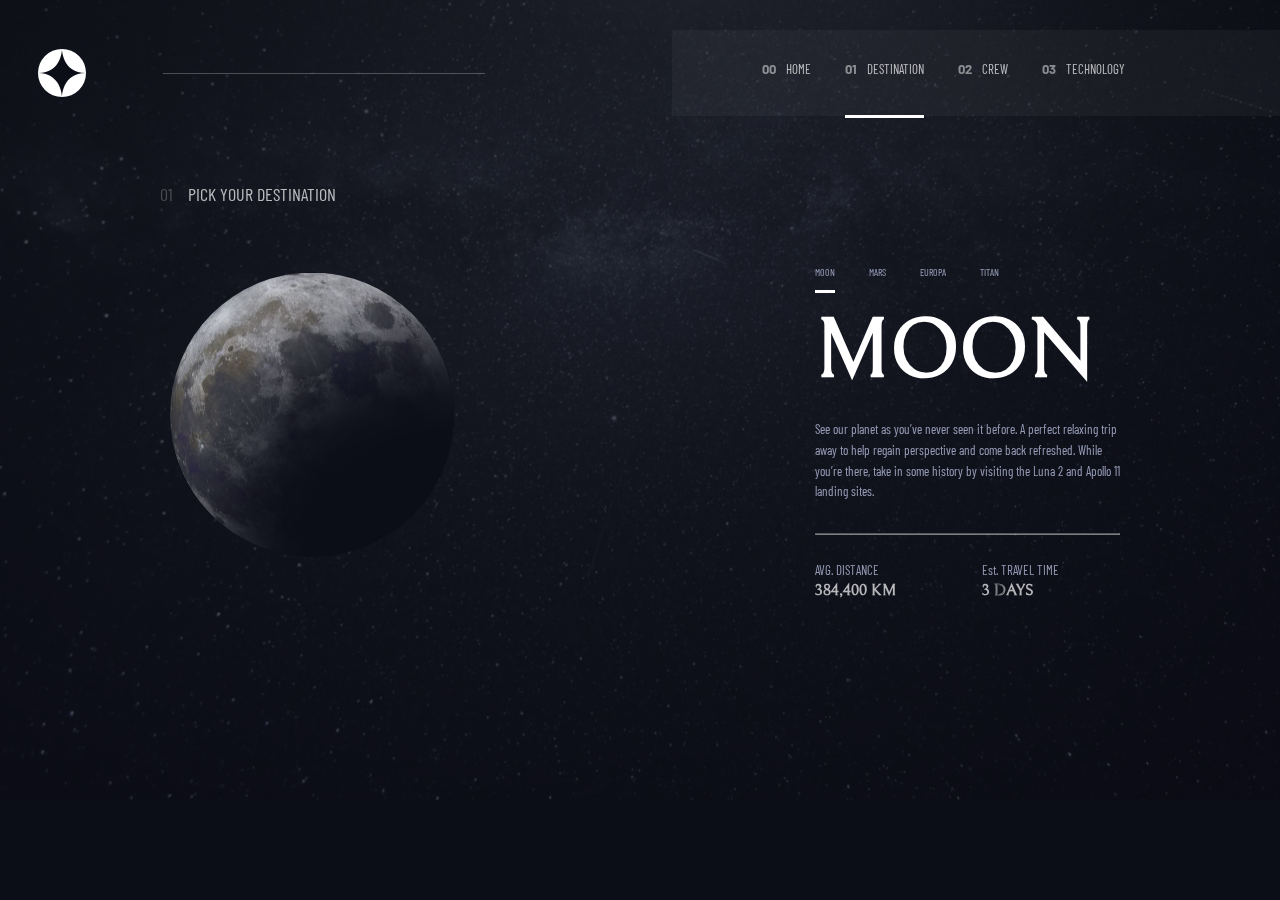
<file: space-tourism-destination.html>
<!DOCTYPE html>
<html lang="en">

<head>
    <meta charset="UTF-8" />
    <meta http-equiv="X-UA-Compatible" content="IE=edge" />
    <meta name="viewport" content="width=device-width, initial-scale=1.0" />
    <link rel="stylesheet" href="space-tourism.css" />
    <link rel="stylesheet" href="https://cdnjs.cloudflare.com/ajax/libs/font-awesome/6.1.1/css/all.min.css" />
    <link href="https://fonts.googleapis.com/css2?family=Bellefair&display=swap" rel="stylesheet" />
    <link href="https://fonts.googleapis.com/css2?family=Barlow:wght@100&family=Bellefair&display=swap" rel="stylesheet" />
    <link href="https://fonts.googleapis.com/css2?family=Barlow+Condensed&family=Barlow:wght@100;200&family=Bellefair&display=swap" rel="stylesheet" />
    <title>Space-tourism-destination</title>
</head>

<body class="destBg">
    <div class="container">
        <header>
            <img src="./project3Img/logo.svg" alt="logo" class="logo" />
            <img src="./project3Img/Rectangle.png" alt="rec" class="rec" />
            <i class="fa-solid fa-bars drop_menu_icon" onclick="open_btn()"></i>
            <nav id="nav" class="dest-navBg">
                <i class="fa-solid fa-xmark close_menu_icon" onclick="close_btn()"></i>
                <ul class="navList">
                    <li><a href="./index.html"><span><b>00</b></span>HOME</a></li>
                    <li class="active">
                        <a href="./space-tourism-destination.html"><span><b>01</b></span>DESTINATION</a>
                    </li>
                    <li><a href="./space-tourism-crew.html"><span><b>02</b></span>CREW</a></li>
                    <li><a href="./space-tourism-technology.html"><span><b>03</b></span>TECHNOLOGY</a></li>
                </ul>
            </nav>
        </header>

        <div class="content destination_content fade" id="contentA">
            <div class="first_content">
                <p><span>01</span>PICK YOUR DESTINATION</p>
                <img src="./project3Img/moon.svg" alt="moon" class="exploreImg moonImg" />
            </div>
            <div class="space-content sub_destination_content">
                <ul class="navList sub_navList">
                    <li class="active"><a onclick="currentSlide(1)">MOON</a></li>
                    <li><a href="#mars" onclick="currentSlide(2)">MARS</a></li>
                    <li><a href="#europa" onclick="currentSlide(3)">EUROPA</a></li>
                    <li><a href="#titan" onclick="currentSlide(4)">TITAN</a></li>
                </ul>
                <h1>MOON</h1>
                <p class="moon_content">
                    See our planet as you’ve never seen it before. A perfect relaxing trip away to help regain perspective and come back refreshed. While you’re there, take in some history by visiting the Luna 2 and Apollo 11 landing sites.
                </p>
                <hr class="divider" />
                <div class="duration">
                    <div class="distance">
                        <p>AVG. DISTANCE</p>
                        <h4>384,400 KM</h4>
                    </div>
                    <div class="time">
                        <p>Est. TRAVEL TIME</p>
                        <h4>3 DAYS</h4>
                    </div>
                </div>
            </div>
        </div>

        <div class="content destination_content fade" id="contentB">
            <div class="first_content">
                <p><span>01</span>PICK YOUR DESTINATION</p>
                <img src="./project3Img/mars.svg" alt="mars" class="exploreImg marsImg" />
            </div>
            <div class="space-content sub_destination_content">
                <ul class="navList sub_navList">
                    <li><a href="#moon" onclick="currentSlide(1)">MOON</a></li>
                    <li class="active">
                        <a href="#mars" onclick="currentSlide(2)">MARS</a>
                    </li>
                    <li><a href="#europa" onclick="currentSlide(3)">EUROPA</a></li>
                    <li><a href="#titan" onclick="currentSlide(4)">TITAN</a></li>
                </ul>
                <h1>MARS</h1>
                <p class="mars_content">
                    Don’t forget to pack your hiking boots. You’ll need them to tackle Olympus Mons, the tallest planetary mountain in our solar system. It’s two and a half times the size of Everest!
                </p>
                <hr class="divider" />
                <div class="duration">
                    <div class="distance">
                        <p>AVG. DISTANCE</p>
                        <h4>225 MIL. KM</h4>
                    </div>
                    <div class="time">
                        <p>Est. TRAVEL TIME</p>
                        <h4>9 MONTHS</h4>
                    </div>
                </div>
            </div>
        </div>

        <div class="content destination_content fade" id="contentC">
            <div class="first_content">
                <p><span>01</span>PICK YOUR DESTINATION</p>
                <img src="./project3Img/europa.svg" alt="europa" class="exploreImg europaImg" />
            </div>
            <div class="space-content sub_destination_content">
                <ul class="navList sub_navList">
                    <li><a href="#moon" onclick="currentSlide(1)">MOON</a></li>
                    <li><a href="#mars" onclick="currentSlide(2)">MARS</a></li>
                    <li class="active">
                        <a href="#europa" onclick="currentSlide(3)">EUROPA</a>
                    </li>
                    <li><a href="#titan" onclick="currentSlide(4)">TITAN</a></li>
                </ul>
                <h1>EUROPA</h1>
                <p class="europa_content">
                    The smallest of the four Galilean moons orbiting Jupiter, Europa is a winter lover’s dream. With an icy surface, it’s perfect for a bit of ice skating, curling, hockey, or simple relaxation in your snug wintery cabin.
                </p>
                <hr class="divider" />
                <div class="duration">
                    <div class="distance">
                        <p>AVG. DISTANCE</p>
                        <h4>628 MIL. KM</h4>
                    </div>
                    <div class="time">
                        <p>Est. TRAVEL TIME</p>
                        <h4>3 YEARS</h4>
                    </div>
                </div>
            </div>
        </div>

        <div class="content destination_content fade" id="contentD">
            <div class="first_content">
                <p><span>01</span>PICK YOUR DESTINATION</p>
                <img src="./project3Img/titan.svg" alt="titan" class="exploreImg titanImg" />
            </div>
            <div class="space-content sub_destination_content">
                <ul class="navList sub_navList">
                    <li><a href="#moon" onclick="currentSlide(1)">MOON</a></li>
                    <li><a href="#mars" onclick="currentSlide(2)">MARS</a></li>
                    <li><a href="#europa" onclick="currentSlide(3)">EUROPA</a></li>
                    <li class="active">
                        <a href="#titan" onclick="currentSlide(4)">TITAN</a>
                    </li>
                </ul>
                <h1>TITAN</h1>
                <p class="titan_content">
                    The only moon known to have a dense atmosphere other than Earth, Titan is a home away from home (just a few hundred degrees colder!). As a bonus, you get striking views of the Rings of Saturn.
                </p>
                <hr class="divider" />
                <div class="duration">
                    <div class="distance">
                        <p>AVG. DISTANCE</p>
                        <h4>1.6 BIL. KM</h4>
                    </div>
                    <div class="time">
                        <p>Est. TRAVEL TIME</p>
                        <h4>7 YEARS</h4>
                    </div>
                </div>
            </div>
        </div>
    </div>
    <script src="./space-tourism.js">
    </script>
</body>

</html>
</file>
<file: space-tourism.css>
* {
    padding: 0;
    margin: 0;
    box-sizing: border-box;
}

body {
    background-color: #0b0d17;
    background-image: url(./project3Img/background1.svg);
    background-repeat: no-repeat;
    background-size: cover;
    color: white;
}

div {
    user-select: none;
}


/*  */


/* font family */


/*  */

h1,
h4 {
    font-family: "Bellefair", serif;
}

a,
p {
    font-family: "Barlow Condensed", sans-serif;
}

span {
    font-family: "Barlow", sans-serif;
}


/*  */

a,
p,
h4,
span {
    opacity: 0.7;
}


/*  header starts here */

header {
    display: flex;
    position: relative;
    left: 3%;
    justify-content: space-between;
    align-items: center;
    margin-top: 30px;
    width: 97%;
    z-index: 1;
}

.rec {
    position: absolute;
    left: 10%;
}

nav {
    background: url(./project3Img/navBg1.png);
    padding: 30px 0px 30px 90px;
    width: 750px;
    height: 86px;
}

header .drop_menu_icon,
nav .close_menu_icon {
    display: none;
}

.logo {
    cursor: pointer;
}

.navList li {
    list-style: none;
    display: inline-block;
    text-align: center;
    margin-right: 30px;
    padding-bottom: 37px;
}

.navList li:last-child {
    margin: 0;
}

.navList li a {
    text-decoration: none;
    color: #ffffff;
    font-size: 16px;
}

.navList li a:hover {
    opacity: 1;
}

.navList li span {
    margin-right: 10px;
}

.navList .active {
    border-bottom: 3px solid #ffffff;
}


/* nav ends here */


/* content starts here */

.content {
    display: flex;
    justify-content: space-between;
    align-items: flex-end;
    width: 75%;
    margin: 0px auto;
    padding-top: 143px;
}

.space-content {
    max-width: 420px;
    max-height: 382px;
}

.space-content p {
    font-family: "Barlow Condensed", sans-serif;
    font-size: 28px;
}

.space-content h1 {
    font-size: 142px;
    margin-top: 20px;
    margin-bottom: 20px;
}

.content span {
    font-size: 17px;
    line-height: 160%;
    font-family: "Barlow", sans-serif;
}

.exploreImg {
    width: 210px;
    height: 210px;
}


/* content ends here */

.checkIf {
    display: none;
}


/* Destination stars here */

.destBg {
    /* destination  backgroundImg*/
    background-image: url(./project3Img/destinationBg.svg);
}

.dest-navBg {
    /* destination */
    background: url(./project3Img/destinationNavBg.svg);
}


/* #contentB,
#contentC,
#contentD {
    display: none;
} */

.destination_content {
    padding-top: 42px;
    padding-bottom: 33px;
    transition: 0.5s ease;
}

.sub_destination_content {
    max-height: 445px;
    max-width: 334px;
    margin-top: 104px;
}

.sub_destination_content li {
    padding-bottom: 10px;
    margin-bottom: 10px;
    cursor: pointer;
}

.sub_destination_content li a {
    font-size: 10px;
    color: #d0d6f9;
}

.sub_destination_content h1 {
    font-size: 84px;
    margin-top: 0px;
    margin-bottom: 20px;
}

.sub_destination_content p {
    font-size: 13px;
    line-height: 160%;
    color: #d0d6f9;
    font-family: "Barlow Condensed", sans-serif;
}

.divider {
    margin-top: 31px;
    margin-bottom: 25px;
    height: 0.5px;
    color: #979797;
    opacity: 0.5;
}

.duration {
    display: flex;
    justify-content: space-between;
    width: 70%;
}

.first_content p,
.first_content span {
    font-family: "Barlow Condensed", sans-serif;
    font-size: 28px;
    margin-bottom: 48px;
}

.first_content span {
    margin-right: 15px;
    color: grey;
}

.first_content img {
    width: 360px;
    height: 317px;
    margin-left: 59px;
}

.fade {
    animation-name: fade;
    animation-duration: 2s;
}

@keyframes fade {
    from {
        opacity: 0.3;
    }
    to {
        opacity: 1;
    }
}


/* destination ends here */


/* crew starts here */

.crew-Bg {
    background-image: url(./project3Img/crew-Bg.svg);
}

.crew-nav-bg {
    background-image: url(./project3Img/crewNavBg.svg);
}

.crew_content {
    width: 82%;
    align-items: flex-start;
    padding-bottom: 0px;
}

.crew_content img {
    width: 400px;
    height: 499px;
}

.crew_sub_content {
    padding-left: 50px;
}

.crew_sub_content .meet {
    margin-bottom: 83px;
}

.crew_sub_content .commander {
    font-size: 30px;
    margin-bottom: 25px;
}

.crew_sub_content h1 {
    font-size: 52px;
    margin-bottom: 30px;
}

.crew_sub_content .info {
    font-size: 15px;
    max-width: 444px;
    max-height: 128px;
    line-height: 160%;
    margin-bottom: 50px;
}

.dots {
    display: inline-block;
    background-color: #979797;
    width: 15px;
    height: 15px;
    border-radius: 50px;
    margin-right: 10px;
    cursor: pointer;
}

.currentSlide,
.dots:hover {
    background-color: #f2f2f2;
}


/* crew ends here */


/* technology starts here */

.tech-Bg {
    background-image: url(./project3Img/techBg.svg);
}

.tech-nav-bg {
    background-image: url(./project3Img/techNavBg.svg);
}

.tech_content {
    display: block;
    width: 100%;
}

.tech {
    width: 87%;
    margin: 0 0 0 auto;
    padding-left: 0px;
}

.tech p {
    margin-bottom: 0px;
}

.tech_sub_content {
    display: flex;
    justify-content: space-between;
    align-items: center;
    margin-top: 10px;
}

.tech_dots {
    display: block;
    width: 60px;
    height: 60px;
    margin-bottom: 30px;
    font-size: 32px;
    border-radius: 50%;
    opacity: 1;
    text-align: center;
    color: #f2f2f2;
    border: 1px solid #ffffff;
    background-color: transparent;
    cursor: pointer;
}

.currentSlide,
.tech_dots:hover {
    color: #0b0d17;
    background-color: #f2f2f2;
}

.term_content {
    max-width: 480px;
    max-height: 247px;
}

.term_content p,
.term_content .info {
    font-size: 15px;
}

.term_content p {
    margin-bottom: 10px;
}

.term_content h1 {
    font-size: 48px;
}

.term_content .info {
    margin-bottom: 0px;
}

.tech_sub_content img {
    width: 502px;
    height: 377px;
    margin-left: 0px;
}

.smallScreen {
    display: none;
}


/* technology ends here */


/* responsiveness */


/* desktop with small screen size */

@media screen and (max-width: 1280px) {
    nav {
        width: 608px;
        height: 86px;
    }
    .navList li a {
        font-size: 13px;
    }
    .rec {
        width: 322px;
    }
    .space-content {
        max-width: 305px;
    }
    .space-content p {
        font-size: 17px;
    }
    .space-content h1 {
        font-size: 96px;
    }
    .content span {
        font-size: 12px;
    }
    .exploreImg {
        height: 180px;
    }
    /*  */
    /* destination */
    /*  */
    .destination_content {
        align-items: center;
    }
    .first_content span,
    .first_content p {
        font-size: 18px;
    }
    .first_content img {
        width: 284px;
    }
    .sub_destination_content li a {
        font-size: 10px;
    }
    .sub_destination_content h1 {
        font-size: 84px;
    }
    .sub_destination_content p {
        font-size: 13px;
    }
    .first_content img {
        margin-left: 10px;
    }
    .duration {
        width: 80%;
    }
    /*  */
    /* crew */
    /*  */
    .crew_content {
        width: 90%;
        align-items: flex-start;
        /* border: 1px solid; */
    }
    .crew_sub_content {
        padding-left: 77px;
        max-width: 444px;
    }
    .crew_sub_content .meet {
        margin-bottom: 120px;
    }
    .crew_sub_content .commander {
        font-size: 20px;
        margin-bottom: 30px;
    }
    .crew_sub_content h1 {
        font-size: 35px;
    }
    .crew_sub_content .info {
        font-size: 12px;
        max-width: 291px;
        margin-bottom: 82px;
    }
    /*  */
    /* tech */
    .tech_content {
        width: 100%;
    }
    .tech {
        max-width: 100%;
        padding-left: 0px;
    }
    .tech_dots {
        width: 40px;
        height: 40px;
        font-size: 20px;
    }
    .term_content h1 {
        font-size: 36px;
    }
    .term_content p {
        font-size: 12px;
    }
    .term_content .info {
        margin-bottom: 0px;
        max-width: 296px;
    }
    .tech_sub_content img {
        width: 357px;
        height: 300px;
        margin-left: 0px;
    }
}


/* tablet view */

@media screen and (max-width: 993px) {
    body {
        background-image: url(./project3Img/homeTabBg.svg);
    }
    header {
        margin-top: 0px;
    }
    .rec {
        display: none;
    }
    nav {
        padding: 30px 0px 30px 36px;
        width: 511px;
    }
    .content {
        flex-direction: column;
        text-align: center;
        align-items: center;
        width: 100vw;
        padding-top: 132px;
        padding-bottom: 55px;
    }
    .space-content {
        max-width: 450px;
    }
    .space-content p {
        font-size: 17px;
    }
    .space-content h1 {
        font-size: 142px;
    }
    .content span {
        font-size: 17px;
    }
    .exploreImg {
        height: 242px;
        width: 242px;
        margin-top: 130px;
    }
    /*  */
    /* destination */
    /*  */
    .destination_content {
        padding-top: 42px;
        width: 92%;
    }
    .first_content {
        width: 100%;
    }
    .first_content p {
        text-align: left;
    }
    .first_content p,
    .first_content span {
        font-size: 20px;
    }
    .first_content img {
        margin-left: 0px;
        margin-top: 0;
        width: 300px;
        height: 300px;
    }
    .sub_destination_content {
        max-width: 100%;
    }
    .sub_destination_content li a {
        font-size: 16px;
    }
    .sub_destination_content h1 {
        font-size: 80px;
    }
    .sub_destination_content p {
        font-size: 16px;
    }
    .duration {
        width: 55%;
        margin: 0px auto;
    }
    .duration p {
        font-size: 14px;
    }
    .duration h4 {
        font-size: 28px;
    }
    /*  */
    /* crew */
    /*  */
    .crew_content {
        padding-bottom: 0px;
    }
    .crew_sub_content {
        padding-left: 0px;
        max-width: 100%;
    }
    .crew_sub_content p {
        text-align: center;
    }
    .crew_sub_content .commander {
        font-size: 24px;
        margin-bottom: 10px;
    }
    .crew_sub_content .meet {
        text-align: left;
        margin-bottom: 48px;
    }
    .crew_sub_content .info {
        max-width: 458px;
        margin: 0 auto 44px auto;
        font-size: 16px;
    }
    .dots {
        margin-bottom: 30px;
    }
    .sub_divider {
        position: absolute;
        width: 100%;
        height: 0.5px;
        color: #979797;
        opacity: 0.3;
        top: 52%;
        display: none;
    }
    .sub_divider_v {
        top: 50%;
    }
    /*  */
    /* technology */
    /*  */
    .tech_content {
        position: relative;
        width: 100%;
    }
    .tech .space {
        padding-left: 2%;
        text-align: left;
    }
    .tech_sub_content {
        flex-direction: column-reverse;
    }
    .bigScreen {
        display: none;
    }
    .smallScreen {
        display: block;
    }
    .tech_sub_content img {
        margin-left: 0px;
        width: 100%;
        height: 311px;
    }
    .tech_sub_content .dot2 {
        position: absolute;
        top: 52%;
    }
    .tech_dots {
        display: inline-block;
        font-size: 32px;
        width: 60px;
        height: 60px;
        margin-right: 20px;
        margin-bottom: 0px;
    }
    .term_content {
        margin-top: 150px;
        margin-bottom: 70px;
    }
    .term_content p {
        font-size: 16px;
    }
    .term_content h1 {
        font-size: 40px;
    }
}

.term_content .info {
    font-size: 16px;
    margin-bottom: 0px;
}


/* mobile view */

@media screen and (max-width: 720px) {
    header {
        padding-top: 20px;
        padding-bottom: 5px;
        width: 95%;
        left: 5%;
    }
    header .drop_menu_icon {
        display: block;
        padding-right: 20px;
        font-size: 30px;
        cursor: pointer;
    }
    nav {
        display: block;
        position: fixed;
        width: 65%;
        height: 100%;
        right: 0;
        top: 0;
        bottom: 0;
        padding: 0px;
        transform: translateX(100%);
        transition: 0.5s;
    }
    nav .close_menu_icon {
        display: block;
        font-size: 30px;
        float: right;
        padding: 0px;
        margin-right: 44px;
        margin-top: 20px;
        cursor: pointer;
    }
    .navList {
        margin-top: 100px;
        padding: 10px 10px 10px 40px;
    }
    .navList li {
        display: block;
        text-align: left;
        margin-right: 0px;
    }
    .navList .active {
        border-bottom: none;
    }
    .space-content {
        max-width: 327px;
        max-height: 276px;
    }
    .space-content p {
        font-size: 16px;
    }
    .space-content h1 {
        font-size: 80px;
    }
    .content span {
        font-size: 14.5px;
    }
    /*  */
    /* destination */
    /*  */
    .dest-navBg {
        /* destination */
        background: url(./project3Img/destinationBg.svg);
    }
    .first_content p {
        text-align: center;
    }
    .first_content img {
        width: 170px;
        height: 170px;
    }
    .sub_destination_content {
        margin-top: 0px;
    }
    .sub_navList {
        margin-top: 0px;
        padding: 15px 0px 10px 0px;
    }
    .sub_navList li {
        display: inline-block;
        margin-right: 20px;
    }
    .sub_destination_content li a {
        font-size: 14px;
    }
    .sub_navList .active {
        border-bottom: 2px solid #ffffff;
    }
    .sub_destination_content h1 {
        font-size: 56px;
    }
    .sub_destination_content p {
        font-size: 15px;
    }
    .duration {
        width: 100%;
        flex-direction: column;
        margin: 0px auto;
        padding-bottom: 45px;
    }
    .distance {
        margin-bottom: 30px;
    }
    /* destination ends here */
    /* crew starts here */
    .crew-nav-bg {
        background-image: url(./project3Img/crew-Bg.svg);
    }
    .crew_content {
        position: relative;
        flex-direction: column-reverse;
        padding-bottom: 0px;
    }
    .crew_sub_content {
        margin-top: 100px;
    }
    .crew_sub_content .meet {
        position: absolute;
        width: 100%;
        text-align: center;
        top: 0;
        margin-top: 42px;
        margin-bottom: 0px;
        font-size: 16px;
    }
    .crew_sub_content span {
        font-size: 16px;
    }
    .crew_sub_content .info {
        font-size: 15px;
    }
    .crew_content img {
        width: 177.12px;
        height: 222px;
        margin-top: 65px;
    }
    .crew_sub_content h1 {
        font-size: 24px;
    }
    .crew_sub_content .commander {
        font-size: 16px;
    }
    .sub_divider {
        display: block;
    }
    .dot {
        position: absolute;
        width: 100%;
        top: 54%;
    }
    .douglas {
        margin-top: 75px;
    }
    .douglas .dot {
        top: 60%;
    }
    .douglas .dot {
        top: 58%;
    }
    .sub_divider_doug {
        top: 54%;
    }
    /*  */
    /* tech starts here */
    /*  */
    .tech-nav-bg {
        background-image: url(./project3Img/techBg.svg);
    }
    .tech {
        margin-top: 0px;
    }
    .tech .space,
    .tech span {
        font-size: 16px;
    }
    .tech .space {
        text-align: center;
    }
    .tech_sub_content img {
        width: 100%;
        margin-top: 15px;
    }
    .tech_dots {
        font-size: 16px;
        width: 40px;
        height: 40px;
    }
    .tech_sub_content .dot2 {
        top: 50%;
    }
    .term_content {
        margin-top: 104px;
    }
    .term_content p {
        font-size: 14px;
    }
    .term_content .info {
        font-size: 15px;
        max-width: 327px;
    }
    .bigScreen {
        display: none;
    }
    .smallScreen {
        display: block;
    }
}


/* smaller moblile */

@media screen and (max-width: 375px) {
    .space-content {
        max-width: 293px;
    }
    .sub_divider_v {
        top: 50%;
    }
    .sub_divider_MA {
        top: 50%;
    }
}


/* smaller mobile */

@media screen and (max-width: 320px) {
    .sub_divider_D {
        top: 50%;
    }
    .victor .dot {
        top: 52%;
    }
    .sub_divider_v {
        top: 48%;
    }
    .sub_divider_doug {
        top: 52%;
    }
    .douglas {
        margin-top: 75px;
    }
    .douglas .dot {
        top: 56%;
    }
    .term_content .info {
        max-width: 270px;
    }
}
</file>
